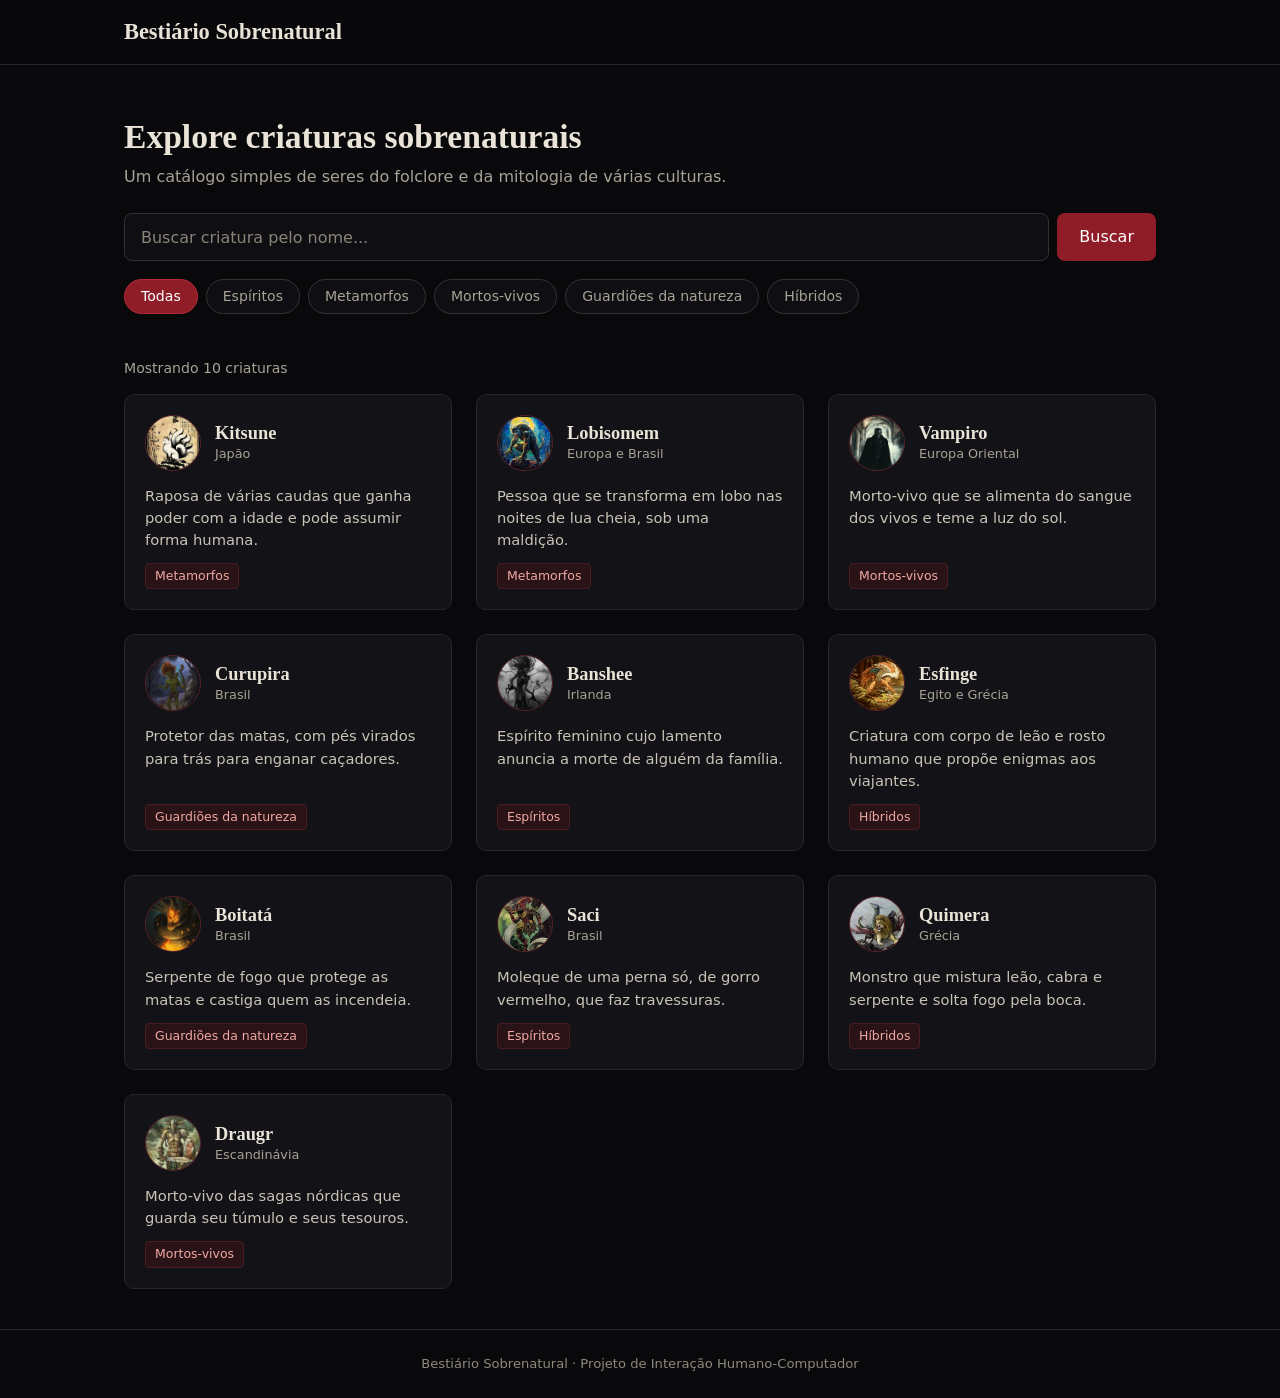
<file: index.html>
<!DOCTYPE html>
<html lang="pt-BR">

<head>
    <meta charset="utf-8">
    <meta name="viewport" content="width=device-width, initial-scale=1">
    <link rel="stylesheet" href="styles.css">
    <title>Bestiário Sobrenatural</title>
    <meta name="description" content="Catálogo simples de criaturas sobrenaturais do folclore e da mitologia.">
</head>

<body data-page="catalogo">
    <header>
        <div class="wrap"><a class="logo" href="index.html">Bestiário Sobrenatural</a></div>
    </header>
    <main>
        <div class="wrap">
            <section class="hero">
                <h1>Explore criaturas sobrenaturais</h1>
                <p class="sub">Um catálogo simples de seres do folclore e da mitologia de várias culturas.</p>
                <form id="form" class="search" role="search"><input id="busca" type="search"
                        aria-label="Buscar criatura pelo nome" placeholder="Buscar criatura pelo nome..."
                        autocomplete="off"><button type="submit">Buscar</button></form>
                <div id="chips" class="chips" role="group" aria-label="Categorias"></div>
            </section>
            <p id="contador" class="count" aria-live="polite"></p>
            <div id="grade" class="grid"></div>
            <div id="vazio" class="empty" hidden>
                <div class="ico" aria-hidden="true">?</div>
                <h2>Nenhuma criatura encontrada</h2>
                <p class="sub">Não encontramos resultados. Verifique a grafia ou tente outra categoria.</p><button
                    id="limpar" class="btn">Limpar busca</button>
            </div>
        </div>
    </main>
    <footer>Bestiário Sobrenatural · Projeto de Interação Humano-Computador</footer>
    <script src="app.js"></script>
</body>

</html>
</file>
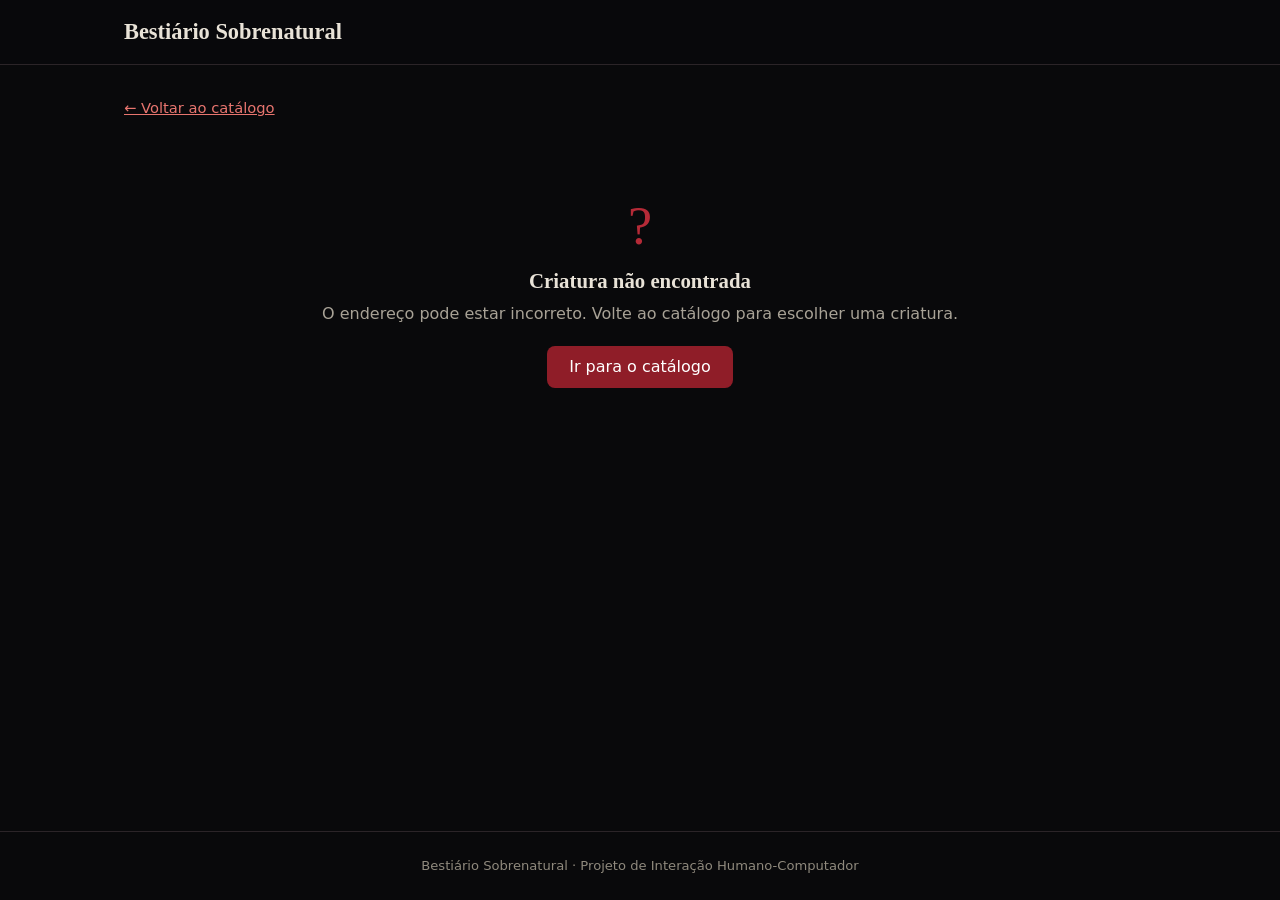
<file: criatura.html>
<!DOCTYPE html>
<html lang="pt-BR">

<head>
    <meta charset="utf-8">
    <meta name="viewport" content="width=device-width, initial-scale=1">
    <link rel="stylesheet" href="styles.css">
    <title>Criatura – Bestiário Sobrenatural</title>
</head>

<body data-page="detalhe">
    <header>
        <div class="wrap"><a class="logo" href="index.html">Bestiário Sobrenatural</a></div>
    </header>
    <main>
        <div class="wrap">
            <a class="back" href="index.html">← Voltar ao catálogo</a>
            <article id="ficha">
                <div class="detail"><img id="foto" class="big" alt="">
                    <div class="info">
                        <h1 id="nome"></h1>
                        <div id="meta" class="meta"></div>
                        <p id="descricao"></p>
                        <dl id="attrs"></dl>
                    </div>
                </div>
                <h2 class="rel">Criaturas relacionadas</h2>
                <div id="relacionadas" class="grid"></div>
            </article>
            <div id="naoachou" class="empty" hidden>
                <div class="ico" aria-hidden="true">?</div>
                <h2>Criatura não encontrada</h2>
                <p class="sub">O endereço pode estar incorreto. Volte ao catálogo para escolher uma criatura.</p><a
                    class="btn" href="index.html">Ir para o catálogo</a>
            </div>
        </div>
    </main>
    <footer>Bestiário Sobrenatural · Projeto de Interação Humano-Computador</footer>
    <script src="app.js"></script>
</body>

</html>
</file>
<file: styles.css>
:root {
    color-scheme: dark;
    --bg: #09090b;
    --card: #131216;
    --ink: #e9e3d8;
    --muted: #a8a296;
    --blood: #8f1d28;
    --blood-hi: #b52a37;
    --accent: #e8756f;
    --tint: #2a1317;
    --line: #2b2428;
    --serif: "Palatino Linotype", Palatino, "Book Antiqua", Georgia, serif;
    --sans: system-ui, -apple-system, "Segoe UI", Roboto, Arial, sans-serif
}

* {
    box-sizing: border-box;
    margin: 0;
    padding: 0
}

body {
    font-family: var(--sans);
    color: var(--ink);
    font-size: 16px;
    line-height: 1.5;
    min-height: 100vh;
    display: flex;
    flex-direction: column;
    background: var(--bg)
}

main {
    flex: 1
}

a {
    color: var(--accent)
}

:focus-visible {
    outline: 3px solid var(--accent);
    outline-offset: 2px
}

.wrap {
    max-width: 1080px;
    margin: 0 auto;
    padding: 0 24px
}

header {
    background: rgba(9, 9, 11, .85);
    border-bottom: 1px solid var(--line)
}

header .wrap {
    display: flex;
    justify-content: space-between;
    align-items: center;
    height: 64px
}

.logo {
    font-family: var(--serif);
    font-size: 1.4rem;
    font-weight: 700;
    color: var(--ink);
    text-decoration: none
}

h1,
h2,
h3 {
    font-family: var(--serif);
    color: var(--ink);
    line-height: 1.2
}

h1 {
    font-size: 2.1rem
}

h2 {
    font-size: 1.3rem
}

.hero {
    padding: 52px 0 16px
}

.sub {
    color: var(--muted);
    margin-top: 8px
}

.search {
    display: flex;
    gap: 8px;
    margin-top: 24px
}

.search input {
    flex: 1;
    min-width: 0;
    height: 48px;
    border: 1px solid #3a3034;
    border-radius: 8px;
    padding: 0 16px;
    font: inherit;
    background: #0f0e12;
    color: var(--ink)
}

.search input::placeholder {
    color: #8a8478
}

.search input:focus {
    border-color: var(--blood-hi);
    box-shadow: 0 0 0 3px rgba(181, 42, 55, .3);
    outline: 0
}

button,
.btn {
    font: inherit;
    cursor: pointer
}

.search button,
.btn {
    background: var(--blood);
    color: #fff;
    border: 0;
    border-radius: 8px;
    padding: 0 22px;
    height: 48px;
    display: inline-flex;
    align-items: center;
    text-decoration: none
}

.btn {
    height: 42px;
    margin-top: 20px
}

.chips {
    display: flex;
    flex-wrap: wrap;
    gap: 8px;
    margin-top: 18px
}

.chip {
    border: 1px solid #3a3034;
    background: #0f0e12;
    border-radius: 20px;
    padding: 6px 16px;
    font-size: .88rem;
    color: var(--muted)
}

.chip[aria-pressed=true] {
    background: var(--blood);
    border-color: var(--blood-hi);
    color: #fff
}

.count {
    color: var(--muted);
    font-size: .88rem;
    margin: 28px 0 14px
}

.grid {
    display: grid;
    grid-template-columns: repeat(auto-fill, minmax(290px, 1fr));
    gap: 24px;
    padding-bottom: 40px
}

.card {
    display: flex;
    flex-direction: column;
    background: var(--card);
    border: 1px solid var(--line);
    border-radius: 10px;
    padding: 20px;
    text-decoration: none;
    color: inherit
}

.card .top {
    display: flex;
    gap: 14px;
    align-items: center
}

.glyph {
    flex: none;
    width: 56px;
    height: 56px;
    border-radius: 50%;
    border: 1px solid #5a2229;
    object-fit: cover;
    display: block
}

.card h3 {
    font-size: 1.15rem
}

.origem {
    font-size: .8rem;
    color: var(--muted)
}

.card p {
    margin: 14px 0 12px;
    font-size: .92rem;
    color: #c9c3b7
}

.tag {
    margin-top: auto;
    align-self: flex-start;
    font-size: .78rem;
    color: #f0a8a2;
    background: var(--tint);
    border: 1px solid #4a1d23;
    border-radius: 4px;
    padding: 3px 9px
}

.empty {
    text-align: center;
    padding: 56px 0 72px
}

.empty .ico {
    font: 3.4rem var(--serif);
    color: var(--blood-hi)
}

.empty h2 {
    margin: 12px 0 4px
}

.back {
    display: inline-block;
    margin: 32px 0 20px;
    font-size: .92rem
}

.detail {
    display: flex;
    gap: 40px;
    background: var(--card);
    border: 1px solid var(--line);
    border-radius: 12px;
    padding: 36px
}

.big {
    flex: none;
    width: 220px;
    height: 220px;
    border-radius: 12px;
    border: 1px solid #5a2229;
    object-fit: cover;
    display: block
}

.info {
    flex: 1;
    min-width: 0
}

.info .meta {
    color: var(--muted);
    margin: 6px 0 16px
}

.info>p {
    max-width: 68ch;
    line-height: 1.7;
    margin-bottom: 20px;
    color: #d6d0c4
}

dl {
    display: grid;
    grid-template-columns: 130px 1fr;
    font-size: .95rem
}

dt,
dd {
    padding: 9px 0;
    border-top: 1px solid var(--line)
}

dt {
    color: var(--muted)
}

.rel {
    margin: 32px 0 16px
}

footer {
    border-top: 1px solid var(--line);
    color: #8f897d;
    font-size: .82rem;
    text-align: center;
    padding: 24px
}

[hidden] {
    display: none !important
}

@media(max-width:720px) {
    .wrap {
        padding: 0 16px
    }

    header .wrap {
        height: 56px
    }

    .logo {
        font-size: 1.05rem
    }

    h1 {
        font-size: 1.6rem
    }

    .hero {
        padding-top: 28px
    }

    .search button {
        display: none
    }

    .search input {
        height: 44px
    }

    .detail {
        flex-direction: column;
        gap: 20px;
        padding: 20px
    }

    .big {
        width: 100%;
        height: 220px
    }

    dl {
        grid-template-columns: 100px 1fr
    }
}
</file>
